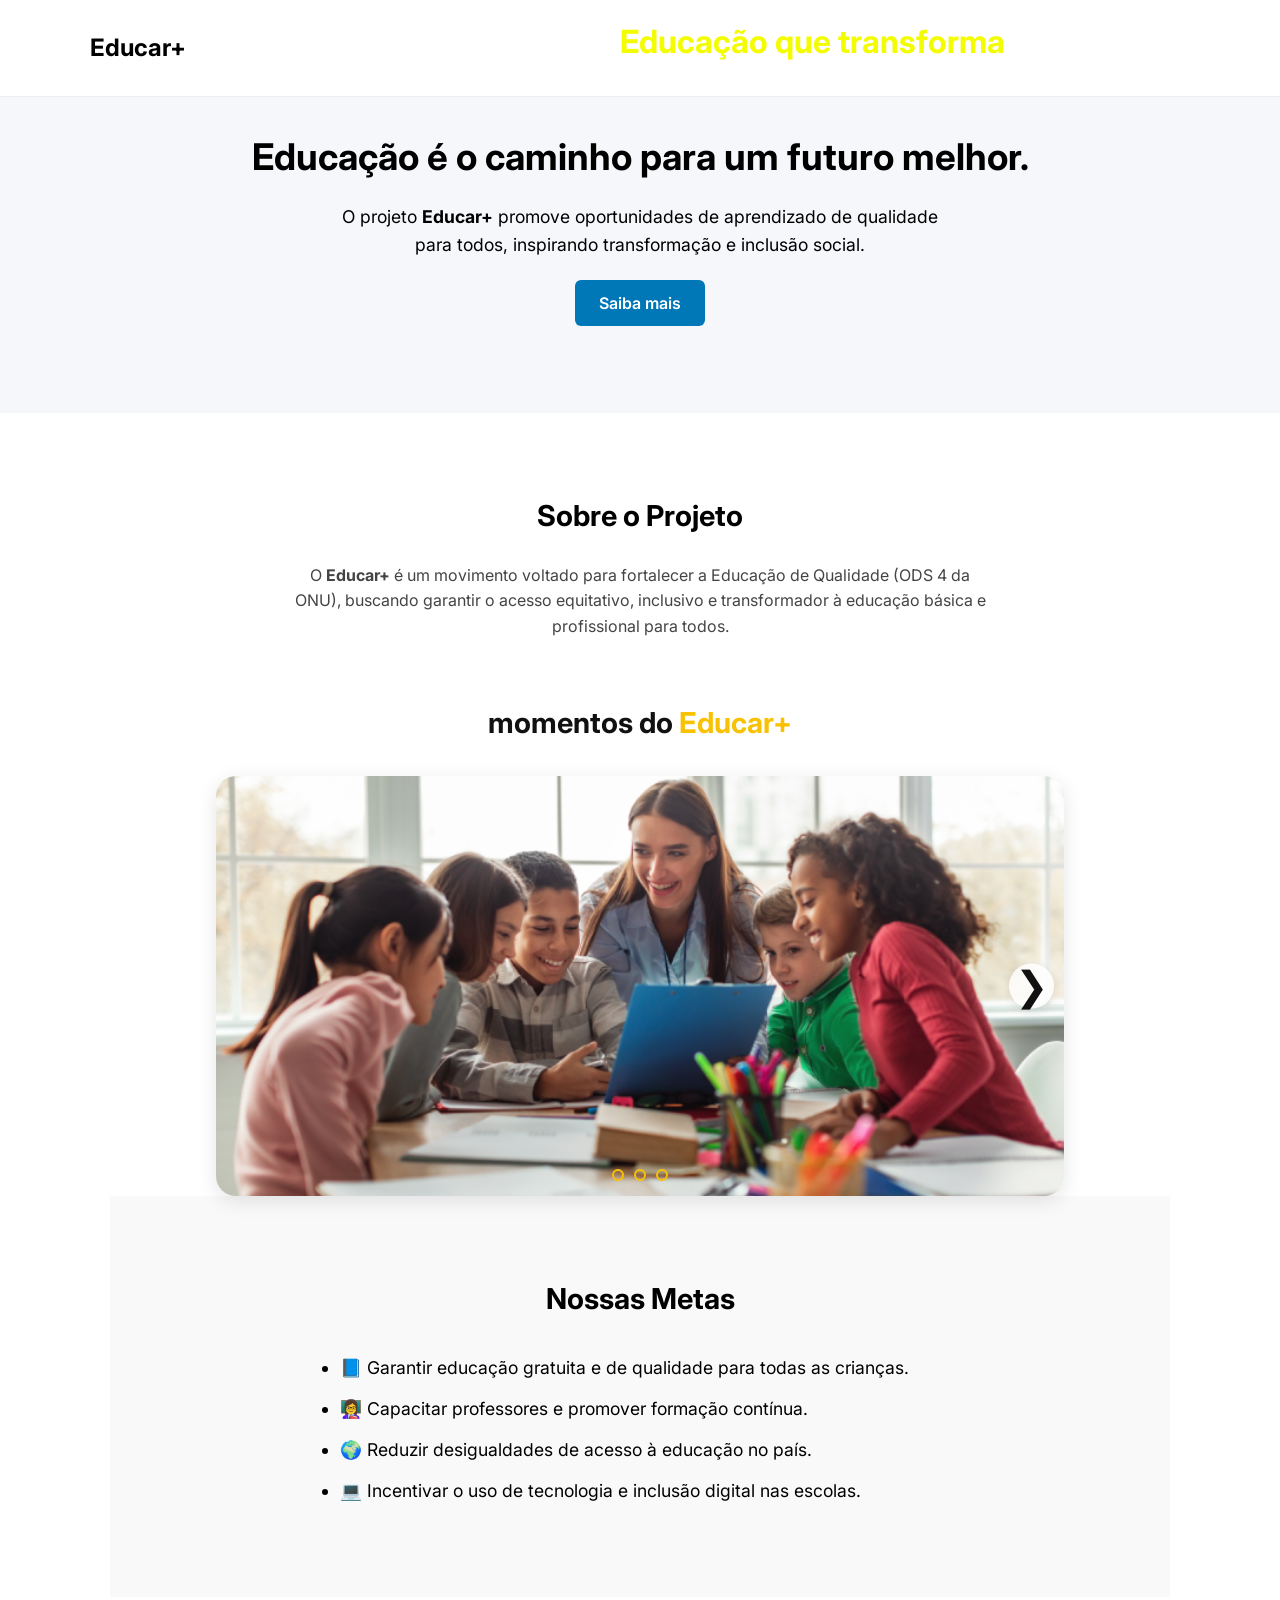
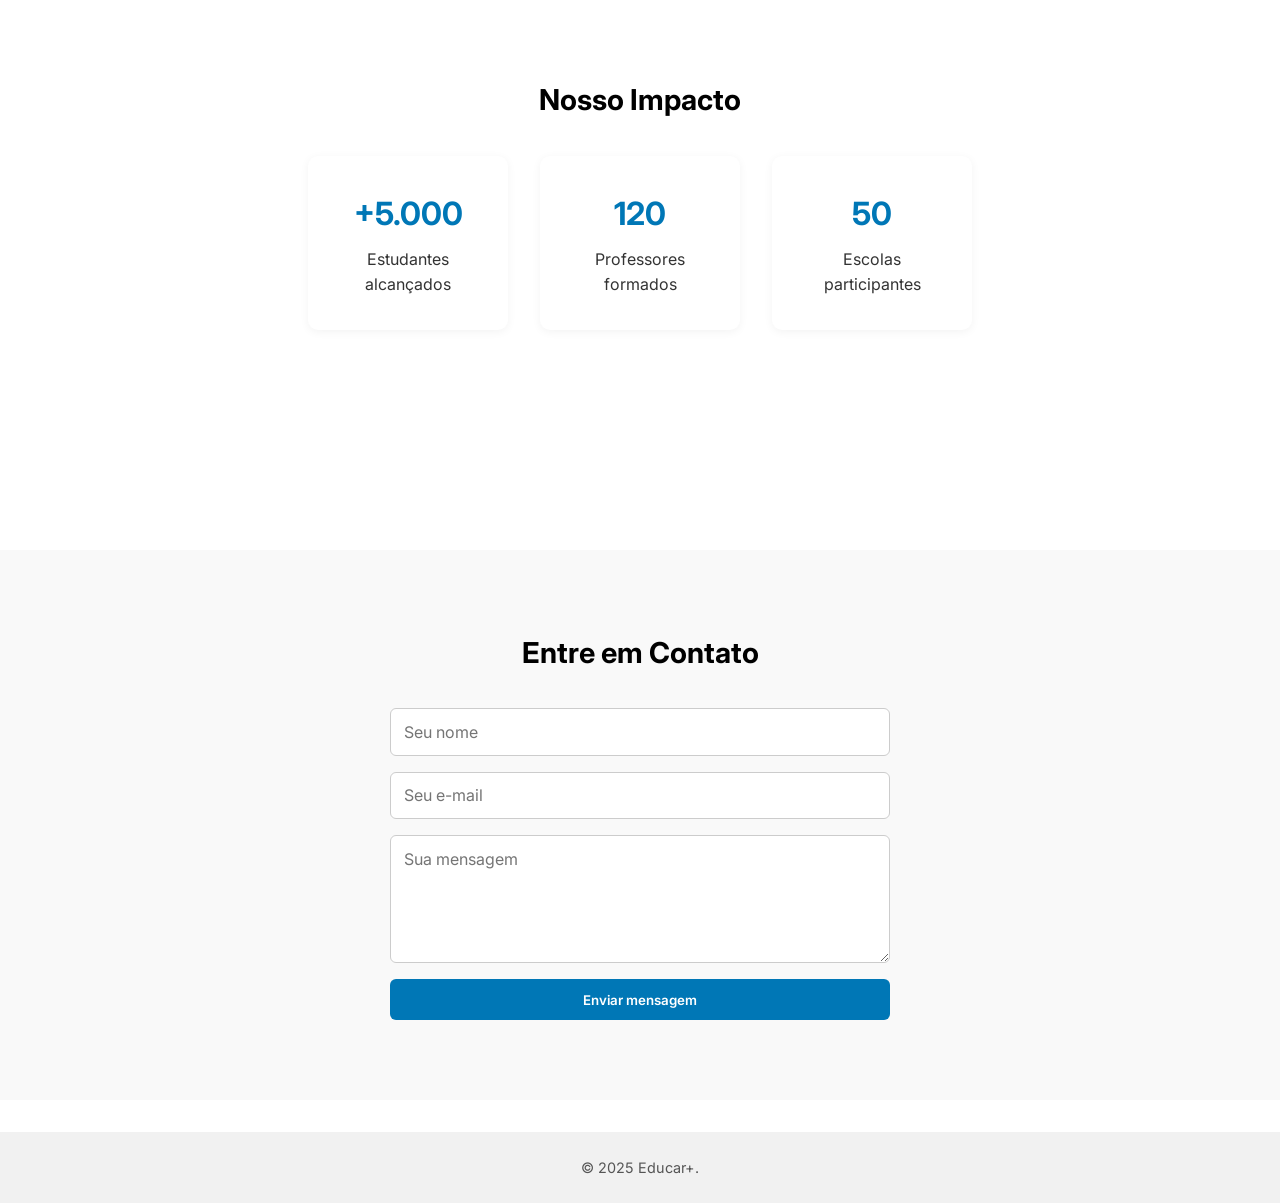
<file: index.html>
<!DOCTYPE html>
<html lang="pt-BR">

</h1>

<head>
  <meta charset="UTF-8">
  <meta name="viewport" content="width=device-width, initial-scale=1.0">
  <title>Educar+ | Educação de Qualidade</title>

  <!-- Fonte igual ao The News -->
  <link href="https://fonts.googleapis.com/css2?family=Inter:wght@400;600;700&display=swap" rel="stylesheet">
  <link rel="stylesheet" href="style.css">
</head>

<body>
  <header>
    <div class="container header-container">
      <h1 class="logo">Educar+</h1>
      <h1 class="mensagens">
  <span>Educação que transforma </span>
  <span>Crescimento com propósito </span>
  <span>Futuro começa aqui </span>
  <span>Aprendizado e amor </span>
      <nav>
        <ul>
          <li><a href="#inicio">Início</a></li>
          <li><a href="#sobre">Sobre</a></li>
          <li><a href="#metas">Metas</a></li>
          <li><a href="#impacto">Impacto</a></li>
          <li><a href="#contato" class="btn">Entrar em Contato</a></li>
        </ul>
      </nav>
    </div>
  </header>
  </div>
</section>

  <section id="inicio" class="hero">
    <div class="container hero-content">
      <h2>Educação é o caminho para um futuro melhor.</h2>
      <p>O projeto <strong>Educar+</strong> promove oportunidades de aprendizado de qualidade para todos, inspirando transformação e inclusão social.</p>
      <a href="#contato" class="btn-primary">Saiba mais</a>
    </div>
  </section>

  <section id="sobre" class="section">
    <div class="container">

      <h3>Sobre o Projeto</h3>
      <p>O <strong>Educar+</strong> é um movimento voltado para fortalecer a Educação de Qualidade (ODS 4 da ONU), buscando garantir o acesso equitativo, inclusivo e transformador à educação básica e profissional para todos.</p>
    
<section class="carrossel">
  <h2>momentos do <span>Educar+</span></h2>

  <div class="slides">
    <!-- Inputs de controle -->
    <input type="radio" name="slide" id="slide1" checked>
    <input type="radio" name="slide" id="slide2">
    <input type="radio" name="slide" id="slide3">

    <!-- Slides -->
    <div class="slide s1">
      <img src="img5.png" alt="em grupo">
    </div>
    <div class="slide s2">
      <img src="img5.png" alt="Sala de aula moderna">
    </div>
    <div class="slide s3">
      <img src=img.3.jpg alt="Aprendizado inclusivo">
    </div>

    <!-- Botões -->
    <div class="navegacao">
      <label for="slide1" class="bar"></label>
      <label for="slide2" class="bar"></label>
      <label for="slide3" class="bar"></label>
    </div>

    <!-- Setas -->
    <div class="setas">
      <label for="slide3" class="seta seta-esquerda">&#10094;</label>
      <label for="slide2" class="seta seta-direita seta1">&#10095;</label>

      <label for="slide1" class="seta seta-esquerda seta2">&#10094;</label>
      <label for="slide3" class="seta seta-direita seta2">&#10095;</label>

      <label for="slide2" class="seta seta-esquerda seta3">&#10094;</label>
      <label for="slide1" class="seta seta-direita seta3">&#10095;</label>
    </div>
  </div>
 <section id="metas" class="section gray-bg">
    <div class="container">
      <h3>Nossas Metas</h3>
      <ul class="goals">
        <li>📘 Garantir educação gratuita e de qualidade para todas as crianças.</li>
        <li>👩‍🏫 Capacitar professores e promover formação contínua.</li>
        <li>🌍 Reduzir desigualdades de acesso à educação no país.</li>
        <li>💻 Incentivar o uso de tecnologia e inclusão digital nas escolas.</li>
      </ul>
    </div>
  </section>
 <section id="impacto" class="section">
    <div class="container">
      <h3>Nosso Impacto</h3>
      <div class="impact-grid">
        <div class="impact-item">
          <h4>+5.000</h4>
          <p>Estudantes alcançados</p>
        </div>
        <div class="impact-item">
          <h4>120</h4>
          <p>Professores formados</p>
        </div>
        <div class="impact-item">
          <h4>50</h4>
          <p>Escolas participantes</p>
        </div>
      </div>
    </div>
  </section>

    </div>
  
  </section>

  <section id="contato" class="section gray-bg">
    <div class="container">
      <h3>Entre em Contato</h3>
      <form class="contact-form">
        <input type="text" placeholder="Seu nome" required>
        <input type="email" placeholder="Seu e-mail" required>
        <textarea placeholder="Sua mensagem" rows="5" required></textarea>
        <button type="submit" class="btn-primary">Enviar mensagem</button>
      </form>
    </div>
  </section>

  <footer>
    <div class="container">
      <p>© 2025 Educar+.
    </div>
  </footer>
</body>
</html>
</file>
<file: style.css>
/* Fonte e cores inspiradas em The News ☕️ */
* {
  margin: 0;
  padding: 0;
  box-sizing: border-box;
  font-family: 'Inter', sans-serif;
}

body {
  color: hsl(0, 0%, 0%);
  background-color: #fff;
  line-height: 1.6;
}

.container {
  width: 90%;
  max-width: 1100px;
  margin: 0 auto;
}

/* Cabeçalho */
header {
  background-color: #fff;
  border-bottom: 1px solid #eee;
  position: fixed;
  top: 0;
  width: 100%;
  z-index: 10;
}

.header-container {
  display: flex;
  align-items: center;
  justify-content: space-between;
  padding: 1rem 0;
}

.logo {
  font-weight: 700;
  font-size: 1.5rem;
  color: #000;
}

nav ul {
  list-style: none;
  display: flex;
  align-items: center;
  gap: 1.5rem;
}

nav a {
  text-decoration: none;
  color: #333;
  font-weight: 500;
  transition: color 0.2s;
}

nav a:hover {
  color: #0077b6;
}

.btn {
  background-color: #0077b6;
  color: #fff;
  padding: 0.5rem 1rem;
  border-radius: 6px;
}

.btn:hover {
  background-color: #005f8a;
}

/* Hero */
.hero {
  background-color: #f5f7fa;
  text-align: center;
  padding: 8rem 1rem 6rem;
}

.hero h2 {
  font-size: 2.3rem;
  margin-bottom: 1rem;
  font-weight: 700;
}

.hero p {
  max-width: 600px;
  margin: 0 auto 2rem;
  font-size: 1.1rem;
}

.btn-primary {
  background-color: #0077b6;
  color: #fff;
  padding: 0.8rem 1.5rem;
  border-radius: 6px;
  text-decoration: none;
  font-weight: 600;
  transition: background 0.2s;
}

.btn-primary:hover {
  background-color: #005f8a;
}

/* Seções */
.section {
  padding: 5rem 1rem;
  text-align: center;
}

.gray-bg {
  background-color: #f9f9f9;
}

.section h3 {
  font-size: 1.8rem;
  margin-bottom: 1.5rem;
}

.section p {
  max-width: 700px;
  margin: 0 auto;
  color: #444;
}

/* Metas */
.goals {
  text-align: left;
  max-width: 600px;
  margin: 2rem auto 0;
  font-size: 1.1rem;
}

.goals li {
  margin-bottom: 0.8rem;
}

/* Impacto */
.impact-grid {
  display: flex;
  justify-content: center;
  gap: 2rem;
  flex-wrap: wrap;
  margin-top: 2rem;
}

.impact-item {
  background: #fff;
  padding: 2rem;
  border-radius: 10px;
  box-shadow: 0 2px 10px rgba(0,0,0,0.05);
  width: 200px;
}

.impact-item h4 {
  font-size: 2rem;
  color: #0077b6;
}

.impact-item p {
  color: #333;
  margin-top: 0.5rem;
}

/* Formulário */
.contact-form {
  display: flex;
  flex-direction: column;
  gap: 1rem;
  max-width: 500px;
  margin: 2rem auto 0;
}

.contact-form input,
.contact-form textarea {
  padding: 0.8rem;
  border: 1px solid #ccc;
  border-radius: 6px;
  font-size: 1rem;
}

.contact-form button {
  border: none;
  cursor: pointer;
}

/* Rodapé */
footer {
  background-color: #f1f1f1;
  text-align: center;
  padding: 1.5rem 1rem;
  font-size: 0.9rem;
  color: #555;
  margin-top: 2rem;
}

/* Responsivo */
@media (max-width: 768px) {
  nav ul {
    display: none;
  }
  header {
    text-align: center;
  }
  .hero h2 {
    font-size: 1.8rem;
  }
  .impact-grid {
    flex-direction: column;
    align-items: center;
  }
}
.mensagens {
  display: inline-block;
  height: 2em;
  overflow: hidden;
  position: relative;
  font-size: 2rem;
  font-weight: bold;
  color: lab(96.1% -19.65 93.73);
  text-align: center;
}

.mensagens span {
  display: block;
  height: 100%;
  animation: slide 12s infinite;
}

@keyframes slide {
  0%, 20% { transform: translateY(0); }
  25%, 45% { transform: translateY(-100%); }
  50%, 70% { transform: translateY(-200%); }
  75%, 95% { transform: translateY(-300%); }
  100% { transform: translateY(0); }
}
.ods-educacao {
  background-color: #ffffff;
  color: #111111;
  font-family: "Inter", "Helvetica Neue", Arial, sans-serif;
  line-height: 1.7;
  padding: 80px 20px;
  text-align: center;
}

.ods-educacao .container {
  max-width: 750px;
  margin: 0 auto;
}

.ods-educacao h2 {
  font-size: 2rem;
  font-weight: 700;
  letter-spacing: -0.5px;
  margin-bottom: 25px;
  color: #0a0a0a;
}

.ods-educacao p {
  font-size: 1.05rem;
  margin-bottom: 20px;
  color: #2b2b2b;
}

.ods-educacao strong {
  color: #136f63; /* verde sutil representando educação e crescimento */
  font-weight: 600;
}

/* Responsividade */
@media (max-width: 600px) {
  .ods-educacao {
    padding: 60px 15px;
  }

  .ods-educacao h2 {
    font-size: 1.6rem;
  }

  .ods-educacao p {
    font-size: 1rem;
  }
}
.carrossel {
  background-color: #ffffff;
  padding: 60px 20px;
  text-align: center;
  font-family: "Inter", "Helvetica Neue", Arial, sans-serif;
}

.carrossel h2 {
  font-size: 1.8rem;
  font-weight: 700;
  margin-bottom: 30px;
  color: #111;
}

.carrossel h2 span {
  color: #f8c102; /* amarelo the news */
}

.carrossel-container {
  display: flex;
  overflow-x: auto;
  gap: 20px;
  scroll-behavior: smooth;
  scrollbar-width: none; /* Firefox */
}

.carrossel-container::-webkit-scrollbar {
  display: none; /* Chrome, Safari */
}

.carrossel-item {
  flex: 0 0 auto;
  width: 280px;
  border-radius: 25px;
  overflow: hidden;
  box-shadow: 0 5px 20px rgba(0, 0, 0, 0.1);
  transition: transform 0.3s ease;
}

.carrossel-item:hover {
  transform: scale(1.03);
}

.carrossel-item img {
  width: 100%;
  height: 420px;
  object-fit: cover;
  border-radius: 25px;
}
.carousel-buttons {
  display: flex;
  justify-content: center;
  gap: 15px;
  margin-top: 15px;
}

.carousel-buttons button {
  background-color: transparent;
  border: 2px solid #555;
  color: #555;
  font-size: 24px;
  padding: 6px 12px;
  border-radius: 50%;
  cursor: pointer;
  transition: all 0.3s ease;
}

.carousel-buttons button:hover {
  background-color: #555;
  color: white;
}
.carrossel {
  text-align: center;
  font-family: "Inter", "Helvetica Neue", Arial, sans-serif;
  background: #fff;
  padding: 60px 20px;
}

.carrossel h2 {
  font-size: 1.8rem;
  color: #111;
  margin-bottom: 30px;
}

.carrossel h2 span {
  color: #f8c102;
}

/* Estrutura dos slides */
.slides {
  position: relative;
  width: 80%;
  height: 420px;
  margin: auto;
  overflow: hidden;
  border-radius: 20px;
  box-shadow: 0 5px 20px rgba(0,0,0,0.1);
}

.slides input {
  display: none;
}

.slide {
  position: absolute;
  width: 100%;
  height: 100%;
  transition: opacity 0.6s ease;
  opacity: 0;
}

.slide img {
  width: 100%;
  height: 100%;
  object-fit: cover;
}

#slide1:checked ~ .s1 { opacity: 1; }
#slide2:checked ~ .slide:nth-of-type(3) { opacity: 1; }
#slide3:checked ~ .slide:nth-of-type(4) { opacity: 1; }

/* Navegação (bolinhas) */
.navegacao {
  position: absolute;
  bottom: 15px;
  left: 50%;
  transform: translateX(-50%);
  display: flex;
  gap: 10px;
}

.bar {
  width: 12px;
  height: 12px;
  border: 2px solid #f8c102;
  border-radius: 50%;
  cursor: pointer;
  transition: 0.3s;
}

.bar:hover {
  background: #f8c102;
}

/* Setas */
.setas label {
  display: none;
}

.seta {
  position: absolute;
  top: 50%;
  transform: translateY(-50%);
  font-size: 2.5rem;
  color: #111;
  background: #ffffffcc;
  border-radius: 50%;
  width: 45px;
  height: 45px;
  display: flex;
  align-items: center;
  justify-content: center;
  box-shadow: 0 2px 10px rgba(0, 0, 0, 0.1);
  cursor: pointer;
  transition: all 0.3s ease;
  z-index: 2;
}

.seta:hover {
  background: #f8c102;
  color: white;
}

.seta-esquerda { left: 10px; }
.seta-direita { right: 10px; }

/* Mostrar as setas certas para cada slide */
#slide1:checked ~ .setas .seta1 { display: flex; }
#slide2:checked ~ .setas .seta2 { display: flex; }
#slide3:checked ~ .setas .seta3 { display: flex; }

/* Responsivo */
@media (max-width: 700px) {
  .slides {
    width: 100%;
    height: 300px;
  }
  .seta {
    font-size: 2rem;
    width: 40px;
    height: 40px;
  }
}
</file>
